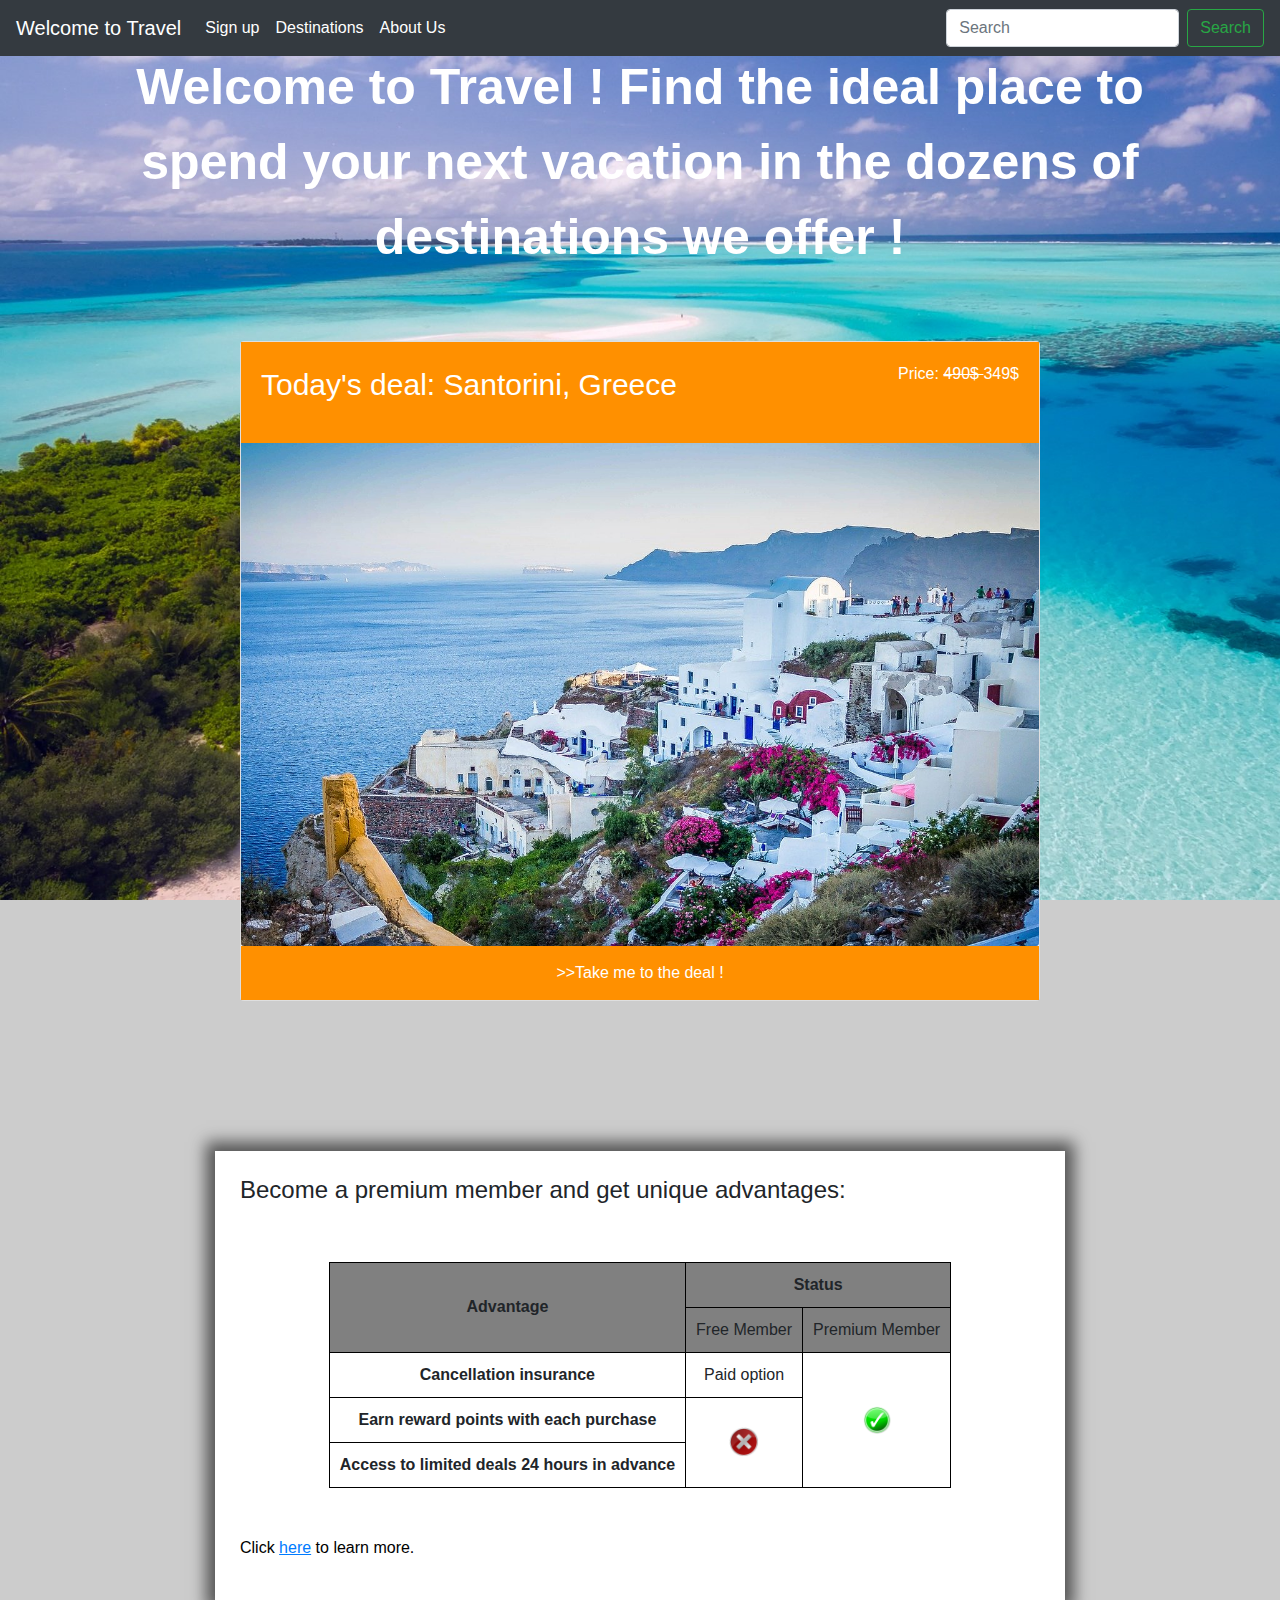
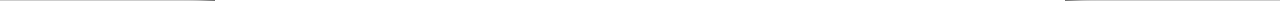
<file: html/index.html>
<!DOCTYPE html>
<html lang="en">

<head>
    <!-- Titre de la page, import du css -->
    <meta charset="utf-8">
    <meta name="viewport" content="width=device-width, initial-scale=1, shrink-to-fit=no">
    <link rel="icon" href="../images/Palm_icon.png">

    <title>Travel</title>

    <link rel="canonical" href="https://getbootstrap.com/docs/4.0/examples/navbar-static/">

    <!-- Bootstrap core CSS -->
    <link href="index_fichiers/bootstrap.css" rel="stylesheet">

    <!-- Custom styles for this template -->
    <link href="index_fichiers/navbar-top.css" rel="stylesheet">
	<link href="index_fichiers/white-panel.css" rel="stylesheet">

    <style>
        body{
            background-image: url(../images/imageAccueil.jpg);
            background-size: cover;
            background-attachment: fixed;
            background-color: #cccccc;
        }
    
        p{
            color:#ffffff;
            font-family: helvetica, sans-serif;
        }
        
        .card-body{
        background-color: #ff9000;
        }
		
		.dealButton {
		background-color: #ff9000;
		border: none;
		text-align: center;
		padding: 15px 32px;
		color: white;
		display: inline-block;
		font-size: 16px;
		}
		.dealButton:hover{
			background-color: #fe4410;
			color: #010000;
		}
		
		.white-panel{
		height:450px;
		display: flex;
		flex-direction: column;
		justify-content: center;
		}
        
		table,td,th{
            border:1px solid black;
        }
        
		td,th{
            text-align:center;
            padding:10px;
        }
		
    </style>
</head>

<body>
    <!-- Logique de la topbar, lien avec les autres pages -->
    <nav class="navbar navbar-expand-md navbar-dark bg-dark mb-4 ">
        <a class="navbar-brand" href="index.html">Welcome to Travel</a>
        <button class="navbar-toggler" type="button" data-toggle="collapse" data-target="#navbarCollapse" aria-controls="navbarCollapse" aria-expanded="false" aria-label="Toggle navigation">
            <span class="navbar-toggler-icon"></span>
        </button>
        <div class="collapse navbar-collapse" id="navbarCollapse">
            <ul class="navbar-nav mr-auto">
                <li class="nav-item active">
                    <a class="nav-link" href="signup.html">Sign up</a>
                </li>
                <li class="nav-item active">
                    <a class="nav-link" href="destinations.html">Destinations</a>
                </li>
                <li class="nav-item active">
                    <a class="nav-link" href="aboutus.html">About Us</a>
                </li>
            </ul>
            <form class="form-inline mt-2 mt-md-0">
                <input class="form-control mr-sm-2" type="text" placeholder="Search" aria-label="Search">
                <button class="btn btn-outline-success my-2 my-sm-0" type="submit">Search</button>
            </form>
        </div>
    </nav>

    <main class="container">

        <div><!--Paragraphe d'accueil-->
            <p style="font-size:50px; text-align:center; font-weight:bold; position:relative; top:50px">
                Welcome to Travel ! Find the ideal place to spend your next vacation in the dozens of destinations we offer !
            </p>
        </div>

        <div class="card" style="width: 50rem;margin:0 auto;position:relative;top:100px"> <!--Card contenant le "Today's deal". Le css permet de centrer la card -->
            <div class="card-body">
				<p style="float: right; text-align: right;"><!-- Le css permet d'avoir du texte à droite-->
					Price: <del> 490$ </del> 349$
				</p>
                <p style="font-size: 30px"> Today's deal: Santorini, Greece </p>
            </div>
            <img class="card-img-bottom" src="../images/imageGrece.jpg" alt="Image village Santorini">
			<button class="dealButton" onclick="window.location.href = './destinations.html';"> >>Take me to the deal !</button>

        </div>
		
		<div class="row">
            <div class="col-10 offset-1" style="padding: 50px; position:relative;top:100px">
                <div class="white-panel"> <!-- Dernier pannel-->
                    <h4>Become a premium member and get unique advantages:</h4>
					<table style="margin:auto;"><!--Table contenant les différentes informations sur le premium-->
						<thead style="background-color:gray">
							<tr>
								<th rowspan="2">Advantage</th>
								<th colspan="2">Status</th>
							</tr>
							<tr>
								<td>Free Member</td>
								<td>Premium Member</td>
							</tr>
						</thead>
						<tbody>
							<tr>
								<th>Cancellation insurance</th>
								<td>Paid option</td>
								<td rowspan="3">
									<img 
										src="../images/check.png"
										alt="Yes"
										height="30"
										width="30"
									>
								</td>
							</tr>
							<tr>
								<th>Earn reward points with each purchase</th>
								<td rowspan="2">
									<img 
										src="../images/cross.png"
										alt="No"
										height="30"
										width="30"
									>
								</td>
							</tr>
							<tr>
								<th>Access to limited deals 24 hours in advance</th>
							</tr>
						</tbody>
					</table>
					<p style="color: black;">Click <a href="" style="text-decoration:underline;">here</a> to learn more.</p>
                </div>
            </div>
        </div>

    </main>

    <!-- Bootstrap core JavaScript
    ================================================== -->
    <!-- Placed at the end of the document so the pages load faster -->
    <script src="index_fichiers/jquery-3.js" integrity="sha384-KJ3o2DKtIkvYIK3UENzmM7KCkRr/rE9/Qpg6aAZGJwFDMVNA/GpGFF93hXpG5KkN" crossorigin="anonymous"></script>
    <script>
        window.jQuery || document.write('<script src="../../assets/js/vendor/jquery-slim.min.js"><\/script>')
    </script>
    <script src="index_fichiers/popper.js"></script>
    <script src="index_fichiers/bootstrap.js"></script>


</body>

</html>
</file>
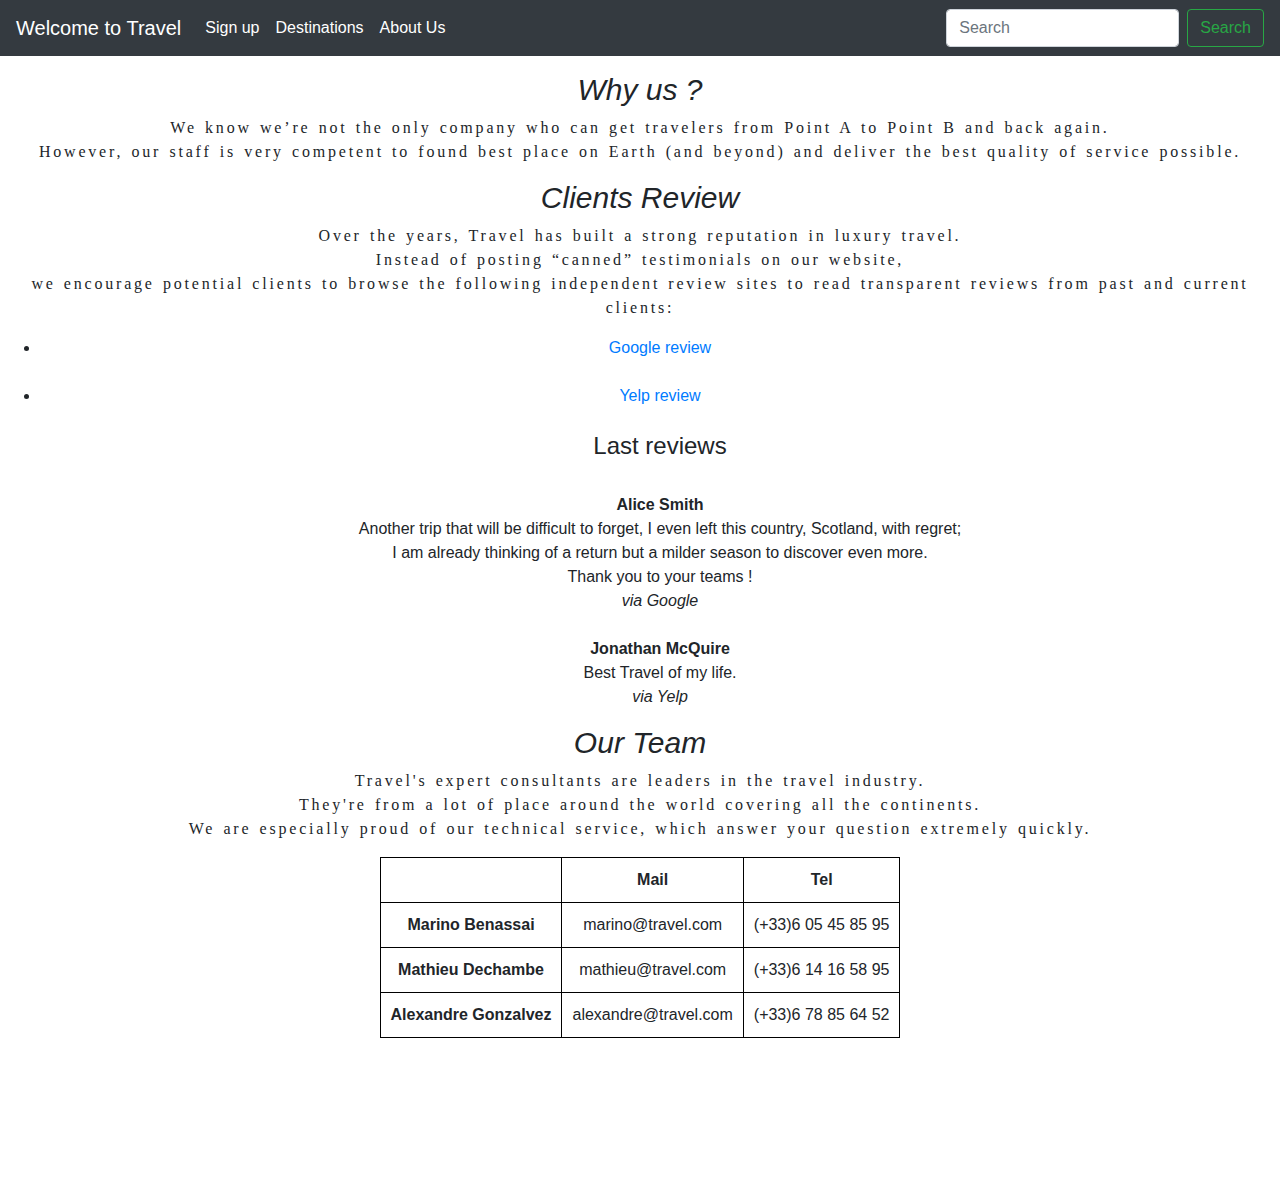
<file: html/aboutus.html>
<!DOCTYPE html>
<html>

<head>
    <!-- Titre de la page, import du css -->
    <meta charset="utf-8">
    <meta name="viewport" content="width=device-width, initial-scale=1, shrink-to-fit=no">
    <link rel="icon" href="../images/Palm_icon.png">

    <title>About Us</title>

    <link rel="canonical" href="https://getbootstrap.com/docs/4.0/examples/navbar-static/">

    <!-- Bootstrap core CSS -->
    <link href="index_fichiers/bootstrap.css" rel="stylesheet">

    <!-- Custom styles for this template -->
    <link href="index_fichiers/navbar-top.css" rel="stylesheet">
    
    <style>
        table,td,th{
            border:1px solid black;
        }
        td,th{
            text-align:center;
            padding:10px;
        }
        h2{
            font-family: Impact, Charcoal, sans-serif;
            font-size: 30px;
            font-style: italic;
        }
        p{
            font-family: "Times New Roman", Times, serif;
            font-size: 16px;
            letter-spacing: 2.8px;
            word-spacing: 1.4px;
        }
    </style>
</head>

<body>
    <!-- Logique de la topbar, lien avec les autres pages -->
    <nav class="navbar navbar-expand-md navbar-dark bg-dark mb-4">
        <a class="navbar-brand" href="index.html">Welcome to Travel</a>
        <button class="navbar-toggler" type="button" data-toggle="collapse" data-target="#navbarCollapse" aria-controls="navbarCollapse" aria-expanded="false" aria-label="Toggle navigation">
            <span class="navbar-toggler-icon"></span>
        </button>
        <div class="collapse navbar-collapse" id="navbarCollapse">
            <ul class="navbar-nav mr-auto">
                <li class="nav-item active">
                    <a class="nav-link" href="signup.html">Sign up</a>
                </li>
                <li class="nav-item active">
                    <a class="nav-link" href="destinations.html">Destinations</a>
                </li>
                <li class="nav-item active">
                    <a class="nav-link" href="aboutus.html">About Us</a>
                </li>
            </ul>
            <form class="form-inline mt-2 mt-md-0">
                <input class="form-control mr-sm-2" type="text" placeholder="Search" aria-label="Search">
                <button class="btn btn-outline-success my-2 my-sm-0" type="submit">Search</button>
            </form>
        </div>
    </nav>

    <center>
		</br></br></br>
        <h2>Why us ?</h2>
        <p>
          We know we’re not the only company who can get travelers from Point A to Point B and back again. </br>
          However, our staff is very competent to found best place on Earth (and beyond) and deliver the best quality of service possible. 
        </p>
        
    <h2>Clients Review</h2>
    <p>
    Over the years, Travel has built a strong reputation in luxury travel. 
</br>Instead of posting “canned” testimonials on our website, </br>we encourage potential clients to browse the following independent review sites to read transparent reviews from past and current clients:
<ul>
    <li><a href="https://www.google.com">Google review</a></li>
    
    </br>
    <li><a href="https://www.yelp.fr/writeareview">Yelp review</a></li>
    </br>
    <h4>Last reviews</h4></br>
    <article>
    <b>Alice Smith</b>
		</br>
		Another trip that will be difficult to forget, I even left this country, Scotland, with regret;</br>I am already thinking of a return but a milder season to discover even more.</br> Thank you to your teams !
		</br>
		<i>via Google</i>
    </article>
    </br>
    <article>
		<b>Jonathan McQuire</b>
		</br>
		Best Travel of my life.
		</br>
		<i>via Yelp</i>
		</br>
    </article>
</ul>
    </p>   
    <h2>Our Team</h2>
        <p>
            Travel's expert consultants are leaders in the travel industry. </br>They're from a lot of place around the world covering all the continents. </br>We are especially proud of our technical service, which answer your question extremely quickly.
        </p>
        <table>
            <tr>
                <th></th>
                <th>Mail</th>
                <th>Tel</th>       
            <tr>
	            <th >Marino Benassai</th>
	            <td>marino@travel.com</td>
                <td>(+33)6 05 45 85 95</td>
            </tr>
            <tr>
	            <th>Mathieu Dechambe</th>
	            <td>mathieu@travel.com</td>
                <td>(+33)6 14 16 58 95</td>
            </tr>
            <tr>
	            <th>Alexandre Gonzalvez</th>
	            <td>alexandre@travel.com</td>
                <td>(+33)6 78 85 64 52</td>
            </tr>
        </table> 
    </center>
</body>

</html>
</file>
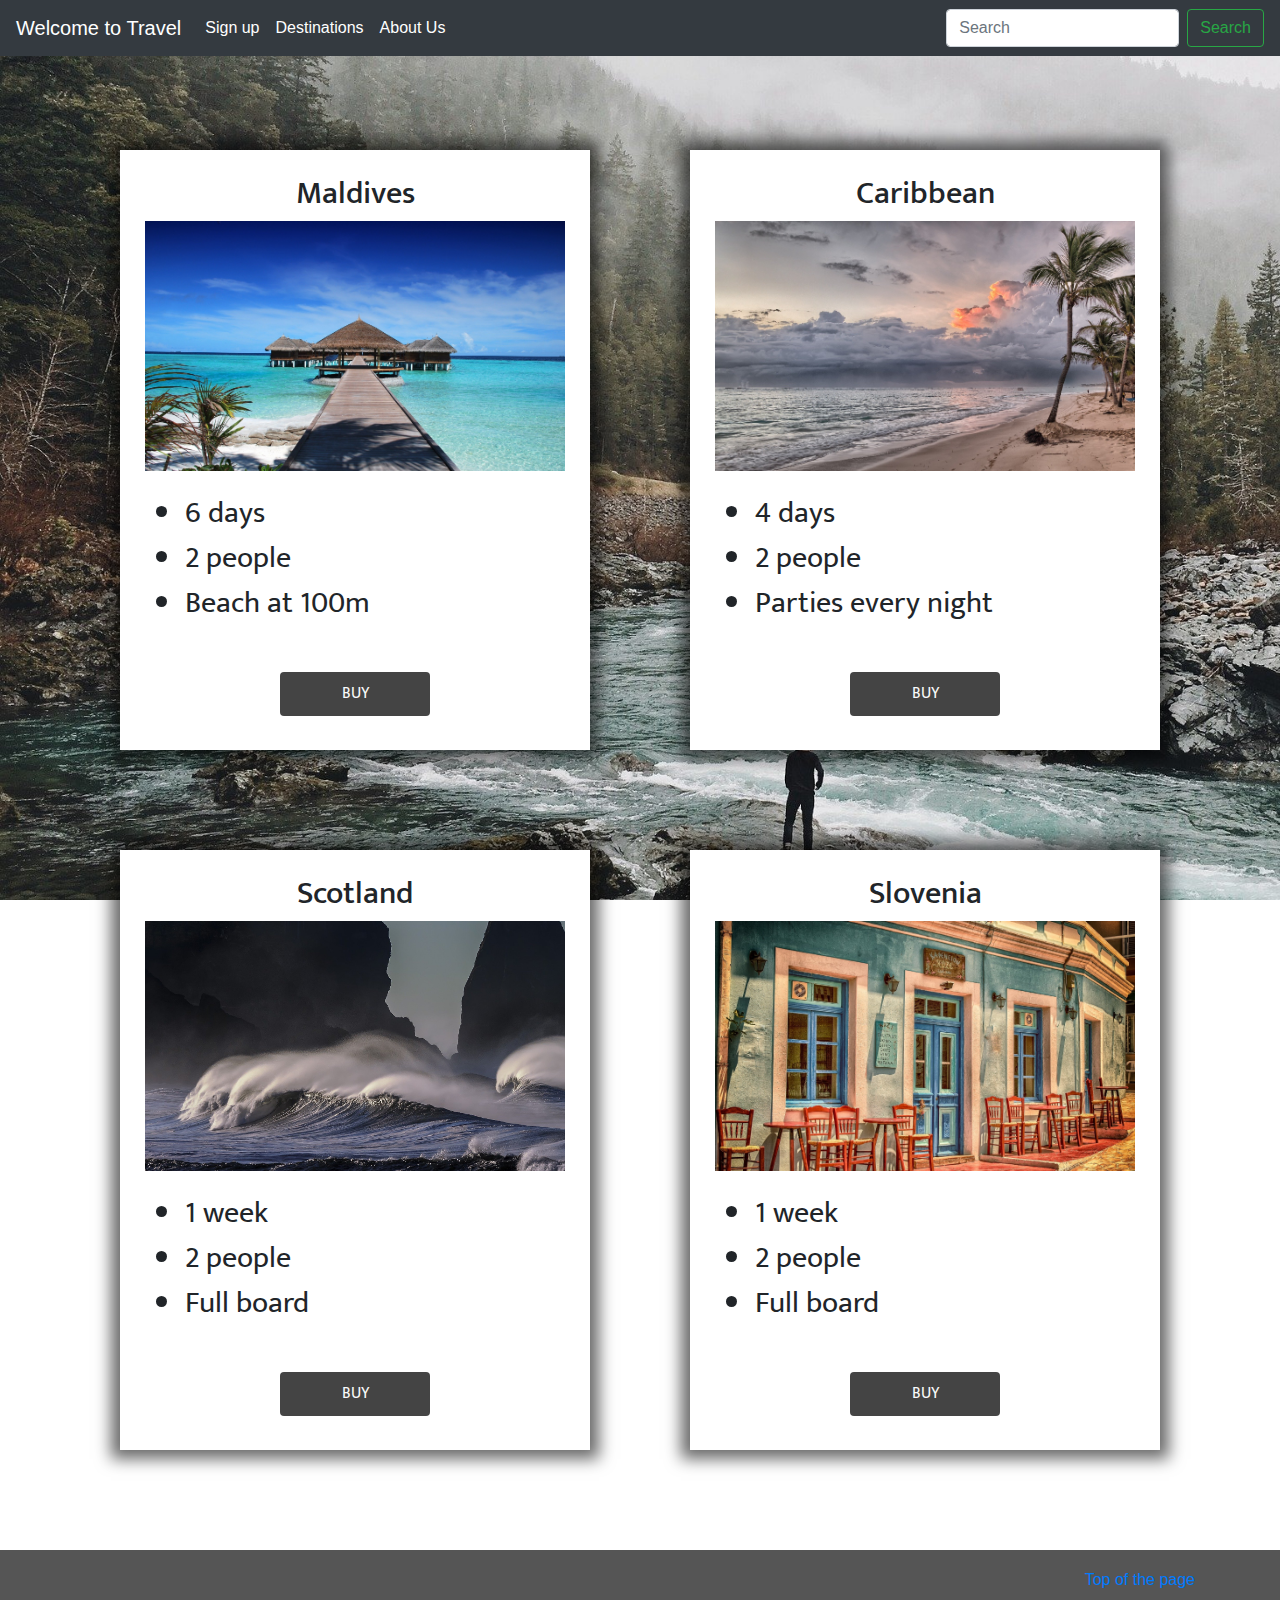
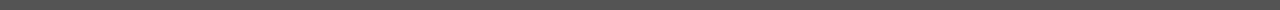
<file: html/destinations.html>
<!DOCTYPE html>
<html lang="en">

<head>
    <!-- Titre de la page, import du css -->
    <meta charset="utf-8">
    <meta name="viewport" content="width=device-width, initial-scale=1, shrink-to-fit=no">
    <link rel="icon" href="../images/Palm_icon.png">

    <title>Destinations</title>

    <link rel="canonical" href="https://getbootstrap.com/docs/4.0/examples/navbar-static/">

    <!-- Bootstrap core CSS -->
    <link href="index_fichiers/bootstrap.css" rel="stylesheet">

    <!-- Custom css for the navbar -->
    <link href="index_fichiers/navbar-top.css" rel="stylesheet">

    <!-- Css custom -->
    <link href="index_fichiers/destinations.css" rel="stylesheet">
	<link href="index_fichiers/white-panel.css" rel="stylesheet">

</head>

<body>
    <!-- Logique de la topbar, lien avec les autres pages -->
    <nav class="navbar navbar-expand-md navbar-dark bg-dark mb-4">
        <a class="navbar-brand" href="index.html">Welcome to Travel</a>
        <button class="navbar-toggler" type="button" data-toggle="collapse" data-target="#navbarCollapse" aria-controls="navbarCollapse" aria-expanded="false" aria-label="Toggle navigation">
            <span class="navbar-toggler-icon"></span>
        </button>
        <div class="collapse navbar-collapse" id="navbarCollapse">
            <ul class="navbar-nav mr-auto">
                <li class="nav-item active">
                    <a class="nav-link" href="signup.html">Sign up</a>
                </li>
                <li class="nav-item active">
                    <a class="nav-link" href="destinations.html">Destinations</a>
                </li>
                <li class="nav-item active">
                    <a class="nav-link" href="aboutus.html">About Us</a>
                </li>
            </ul>
            <form class="form-inline mt-2 mt-md-0">
                <input class="form-control mr-sm-2" type="text" placeholder="Search" aria-label="Search">
                <button class="btn btn-outline-success my-2 my-sm-0" type="submit">Search</button>
            </form>
        </div>
    </nav>



<!-- destinations -->
    <div class='container'>

<!-- premiere ligne -->
        <div class="row">
            <div class="col-sm">

                <div class="white-panel">
                    <div class="dest-panel">
                        <h2>Maldives</h2>
                        <div class="maldives"></div>
                        <div class='description'>
                            <ul>
                                <li>6 days</li>
                                <li>2 people</li>
                                <li>Beach at 100m</li>
                            </ul>
                        </div>
                        <input type="button" value="Buy" , style="top: 30px;">
                    </div>
                </div>
            </div>

            <div class="col-sm", style="">
                <div class="white-panel">
                    <div class="dest-panel">
                        <h2>Caribbean</h2>
                        <div class="caribbean"></div>
                        <div class='description'>
                            <ul>
                                <li>4 days</li>
                                <li>2 people</li>
                                <li>Parties every night</li>
                            </ul>
                        </div>
                        <input type="button" value="Buy" , style="top : 30px;">
                    </div>
                </div>
            </div>
        </div>

<!-- seconde ligne -->
        <div class="row">
            <div class="col-sm">

                <div class="white-panel">
                    <div class="dest-panel">
                        <h2>Scotland</h2>
                        <div class="scotland"></div>
                        <div class='description'>
                            <ul>
                                <li>1 week</li>
                                <li>2 people</li>
                                <li>Full board</li>
                            </ul>
                        </div>
                        <input type="button" value="Buy" , style="top: 30px;">
                    </div>
                </div>
            </div>

            <div class="col-sm", style="">
                <div class="white-panel">
                    <div class="dest-panel">
                        <h2>Slovenia</h2>
                        <div class="slovenia"></div>
                        <div class='description'>
                            <ul>
                                <li>1 week</li>
                                <li>2 people</li>
                                <li>Full board</li>
                            </ul>
                        </div>
                        <input type="button" value="Buy" , style="top : 30px;">
                    </div>
                </div>
            </div>
        </div>

    </div>

<!-- footer avec anchor pour revenir en haut de la page -->
    <footer class="footer">
        <div class="container">
            <a href="destinations.html">Top of the page</a>
        </div>
    </footer>

</body>

</html>
</file>
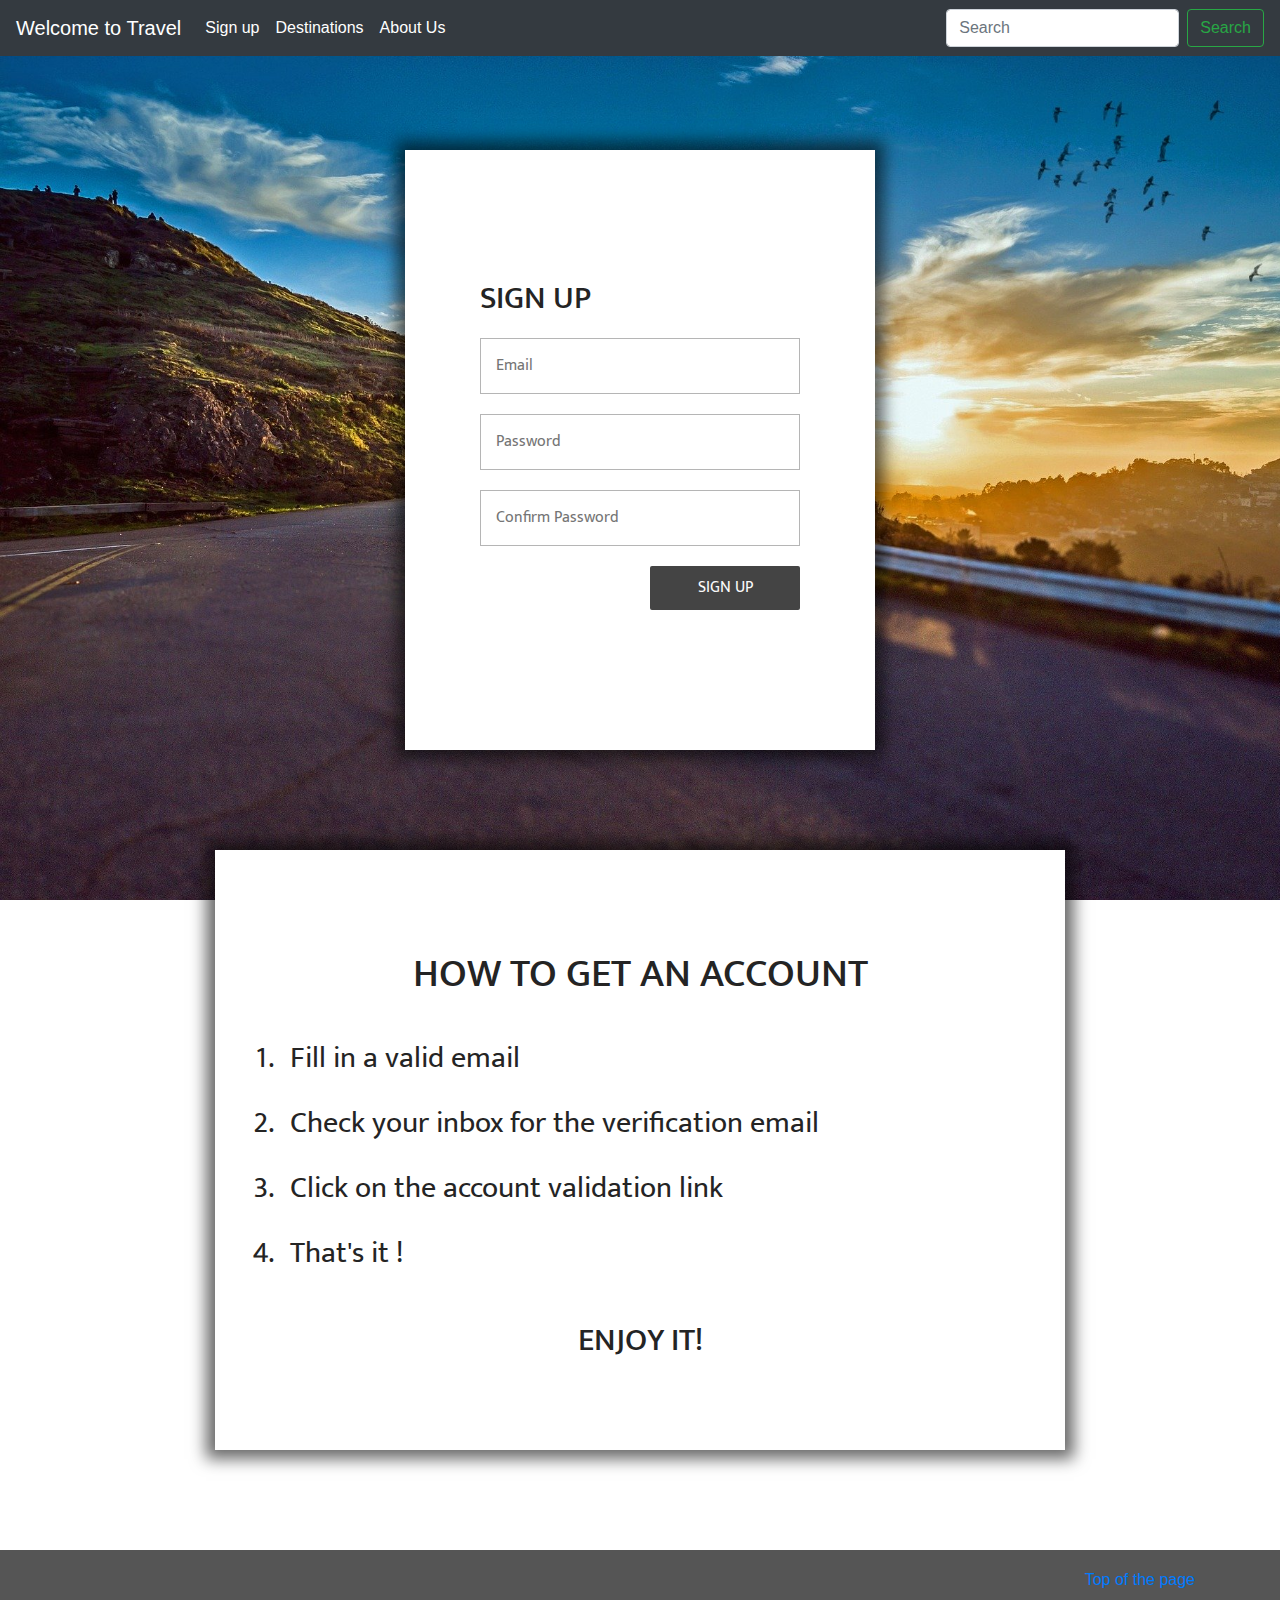
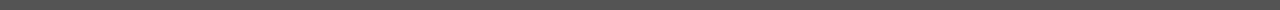
<file: html/signup.html>
<!DOCTYPE html>
<html>

<head>
    <!-- Titre de la page, import du css -->
    <meta charset="utf-8">
    <meta name="viewport" content="width=device-width, initial-scale=1, shrink-to-fit=no">
    <link rel="icon" href="../images/Palm_icon.png">

    <title>Sign up</title>

    <link rel="canonical" href="https://getbootstrap.com/docs/4.0/examples/navbar-static/">

    <!-- Bootstrap core CSS -->
    <link href="index_fichiers/bootstrap.css" rel="stylesheet">

    <!-- Custom styles for this template -->
    <link href="index_fichiers/navbar-top.css" rel="stylesheet">

    <!-- Css custom -->
    <link href="index_fichiers/signup.css" rel="stylesheet">
	<link href="index_fichiers/white-panel.css" rel="stylesheet">

</head>

<body>
    <!-- Logique de la topbar, lien avec les autres pages -->
    <nav class="navbar navbar-expand-md navbar-dark bg-dark mb-4">
        <a class="navbar-brand" href="index.html">Welcome to Travel</a>
        <button class="navbar-toggler" type="button" data-toggle="collapse" data-target="#navbarCollapse" aria-controls="navbarCollapse" aria-expanded="false" aria-label="Toggle navigation">
            <span class="navbar-toggler-icon"></span>
        </button>
        <div class="collapse navbar-collapse" id="navbarCollapse">
            <ul class="navbar-nav mr-auto">
                <li class="nav-item active">
                    <a class="nav-link" href="signup.html">Sign up</a>
                </li>
                <li class="nav-item active">
                    <a class="nav-link" href="destinations.html">Destinations</a>
                </li>
                <li class="nav-item active">
                    <a class="nav-link" href="aboutus.html">About Us</a>
                </li>
            </ul>

            <form class="form-inline mt-2 mt-md-0">
                <input class="form-control mr-sm-2" type="text" placeholder="Search" aria-label="Search">
                <button class="btn btn-outline-success my-2 my-sm-0" type="submit">Search</button>
            </form>

        </div>
    </nav>

    <!-- login panel -->
    <div class="container">
        <div class="row">
            <div class="col-6 offset-3" style="padding: 50px;">
                <div class="white-panel">
                    <div class="login-panel">
                        <div class="register">
                            <h2>SIGN UP</h2>
                            <input type="text" placeholder="Email">
                            <input type="password" placeholder="Password">
                            <input type="password" placeholder="Confirm Password">
                            <input type="button" value="Sign Up">
                        </div>
                    </div>
                </div>
            </div>
        </div>

        <div class="row">
            <div class="col-10 offset-1" style="padding: 50px;">
                <div class="white-panel">
                    <div class="login-panel">
                        <div class="get_account">
                            <h1 style="text-align: center;">HOW TO GET AN ACCOUNT</h1>
                            <ol style="padding:20px;">
                                <li style="padding:10px;">Fill in a valid email</li>
                                <li style="padding:10px;">Check your inbox for the verification email</li>
                                <li style="padding:10px;">Click on the account validation link</li>
                                <li style="padding:10px;">That's it !</li>
                            </ol>
                            <h2 style="text-align: center;">ENJOY IT!</h2>
                        </div>
                    </div>
                </div>
            </div>
        </div>
    </div>

    </div>


    <!-- footer avec anchor pour revenir en haut de la page -->
    <footer class="footer">
        <div class="container">
            <a href="signup.html">Top of the page</a>
        </div>
    </footer>


</body>

</html>
</file>
<file: html/index_fichiers/navbar-top.css>
/*Ajout d'une couleur lorsqu'on passe la souris sur un bouton de la barre de navigation*/

.navbar{
    position:fixed;
    width:100%;
    z-index: 1;
}

.nav-item:hover{
  background-color: #ff9000;

}

body {
  min-height: 75rem;
}
</file>
<file: html/index_fichiers/white-panel.css>
.white-panel{
    background-color: rgba(255,255, 255, 1);
    height:600px;
    position:relative;
    top: 100px;
    box-shadow: 0 0 15px 9px #00000096;
    padding : 25px;
}
</file>
<file: html/index_fichiers/destinations.css>
@import url('https://fonts.googleapis.com/css?family=Mukta');

body {
    background-image: url(../../images/bg_destinations.jpg);
    background-repeat: no-repeat;
    background-attachment: fixed;
    background-size: cover;
}

.col-sm{
    padding: 50px;
}

.dest-panel{
    font-family: 'Mukta', sans-serif;
    position: relative;
    background-color: rgba(255, 255, 255, 0.9);
    text-align: center;
}

.dest-panel input[type="button"]{
    max-width: 150px;
    width: 100%;
    background: #444444;
    color: #f9f9f9;
    border: none;
    padding: 10px;
    text-transform: uppercase;
    border-radius: 4px;
    float:bottom;
    cursor:pointer;
    position: relative;
}

.caribbean{
    background-image: url(../../images/caraibes.jpg);
    background-size: cover;
    background-attachment: local;
    height: 250px;
}

.maldives{
    background-image: url(../../images/maldives.jpg);
    background-size: cover;
    background-attachment: local;
    height: 250px;
}

.scotland{
    background-image: url(../../images/scotland.jpg);
    background-size: cover;
    background-attachment: local;
    height: 250px;
}

.slovenia{
    background-image: url(../../images/slovenia.jpg);
    background-size: cover;
    background-attachment: local;
    height: 250px;
}

.description{
    padding-top: 20px;
    text-align: left;
    font-size: 30px;
}

.footer {
  position: relative;
  bottom: -150px;
  width: 100%;
  height: 60px;
  line-height: 60px;
  background-color: #555555;
  text-align: right;
}
</file>
<file: html/index_fichiers/signup.css>
/* import d'un style de police */

@import url('https://fonts.googleapis.com/css?family=Mukta');



body {
    background-image: url(../../images/bg_login.jpg);
    background-repeat: no-repeat;
    background-attachment: fixed;
    background-size: cover;
}

.login-panel{
    font-family: 'Mukta', sans-serif;
    position: relative;
    top:10%;
    background-color: rgba(255, 255, 255, 0.9);
}


.register{
    color:#242424;
    text-align:left;
    padding:50px;
}

.get_account{
    color:#242424;
    text-align:left;
    padding:20px;
    font-size: 30px;
}

.register input[type="text"], .register input[type="password"]{
    width: 100%;
    display: block;
    margin:20px 0;
    padding: 15px;
    border: 1px solid #b5b5b5;
    outline: none;
}

.register input[type="button"] {
    max-width: 150px;
    width: 100%;
    background: #444444;
    color: #f9f9f9;
    border: none;
    padding: 10px;
    text-transform: uppercase;
    border-radius: 2px;
    float:right;
    cursor:pointer;
}



.inp{
    padding:10px;
    display: block;
    outline: none;
    text-transform: uppercase;
}

.footer {
  position: relative;
  bottom: -150px;
  width: 100%;
  height: 60px;
  line-height: 60px;
  background-color: #555555;
  text-align: right;
}
</file>
